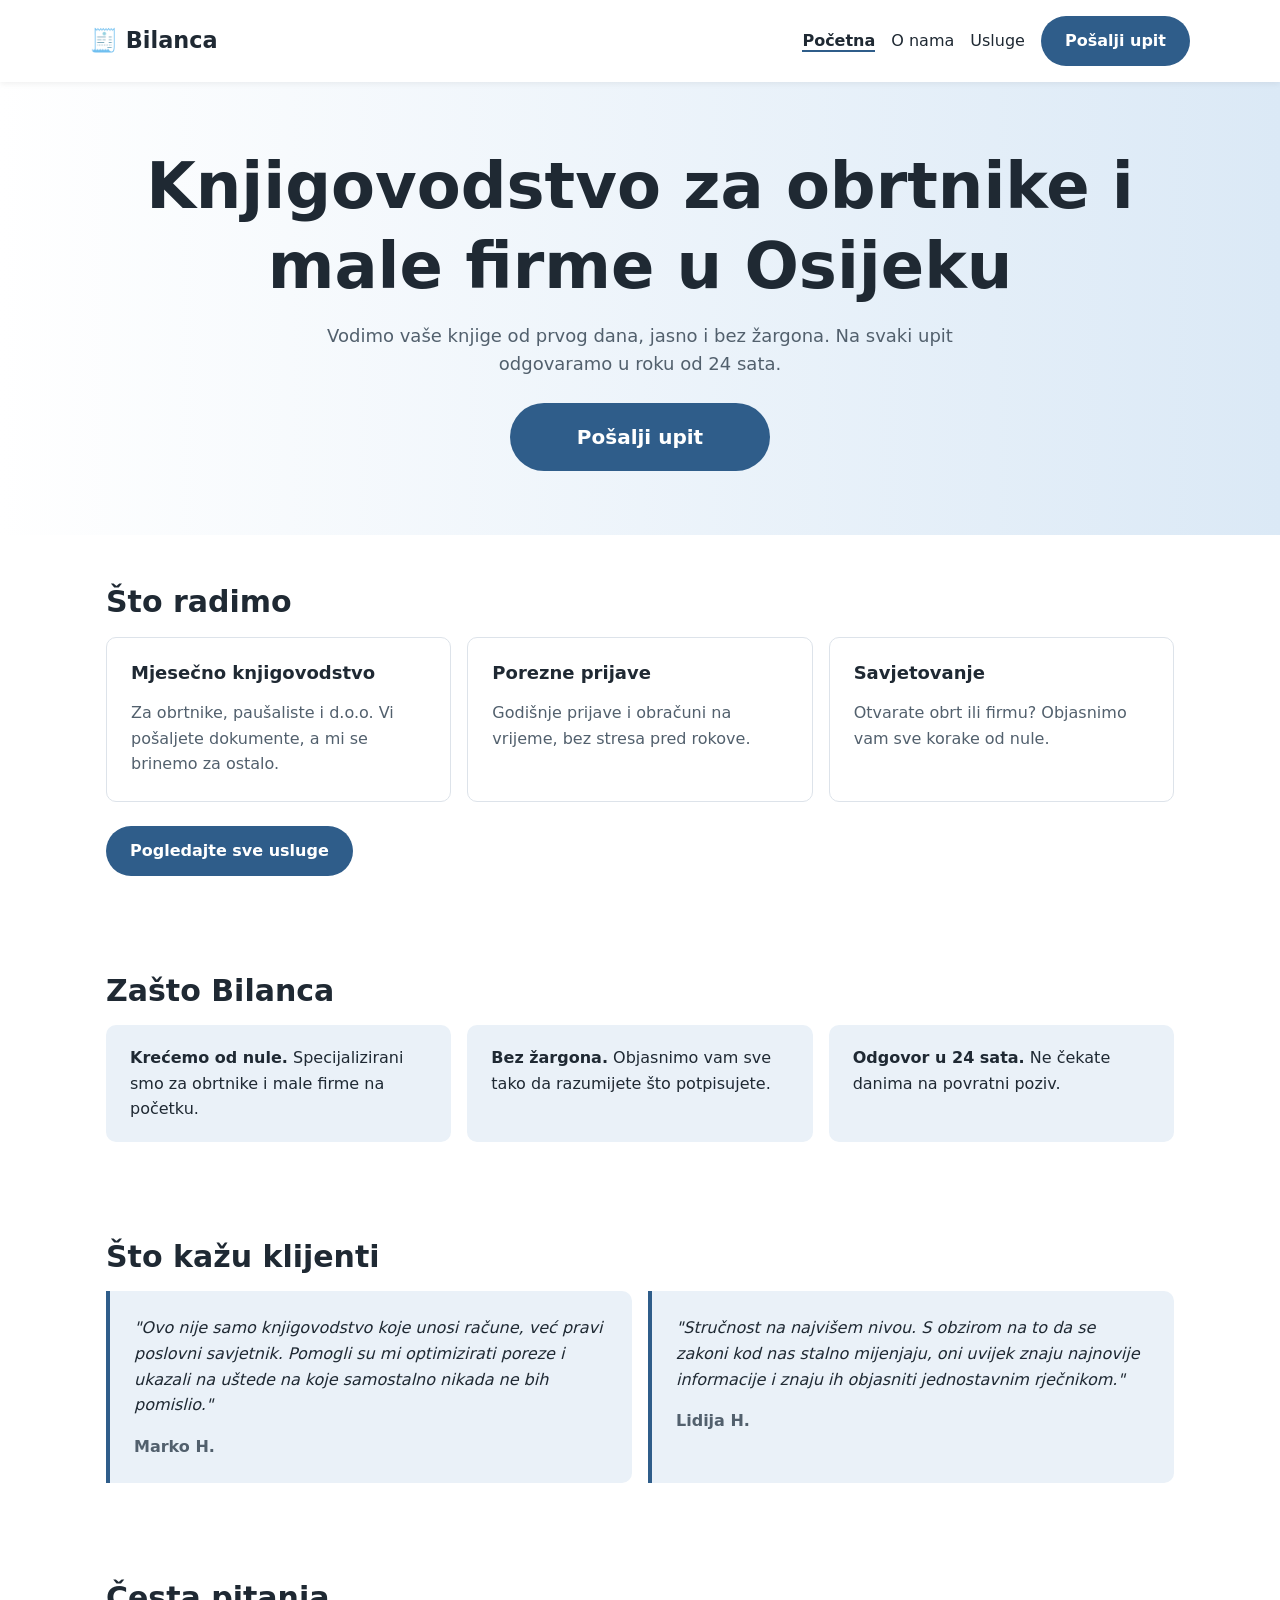
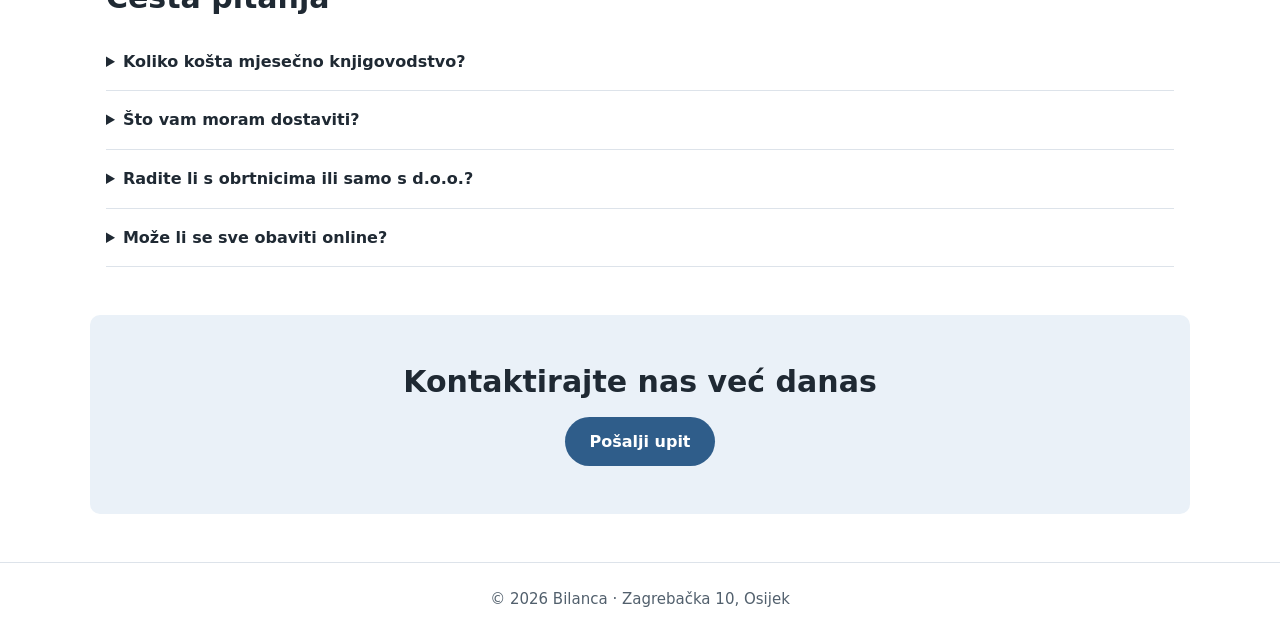
<file: index.html>
<!DOCTYPE html>
<html lang="hr">
<head>
  <meta charset="UTF-8">
  <meta name="viewport" content="width=device-width, initial-scale=1.0">
  <title>Bilanca – računovodstvo, Osijek</title>
  <meta name="description" content="Bilanca – računovodstvo, Osijek. Profesionalne usluge računovodstva i savjetovanja.">
  <link rel="stylesheet" href="style.css">
</head>
<body>
  <header>
    <a href="index.html" class="logo">🧾 Bilanca</a>
 <nav>
  <button class="hamburger" aria-label="Otvori izbornik" aria-expanded="false" aria-controls="izbornik">☰</button>
    <ul id="izbornik">
         <li><a href="index.html" aria-current="page">Početna</a></li>
        <li><a href="o-nama.html">O nama</a></li>
        <li><a href="usluge.html">Usluge</a></li>
        <li><a href="kontakt.html" class="btn">Pošalji upit</a></li>
    </ul>
</nav>
  </header>

  <main>

    <!-- 1. HERO: tko, za koga, što dalje -->
    <section class="hero">
      <h1>Knjigovodstvo za obrtnike i male firme u Osijeku</h1>
      <p>Vodimo vaše knjige od prvog dana, jasno i bez žargona. Na svaki upit odgovaramo u roku od 24 sata.</p>
      <a href="kontakt.html" class="btn">Pošalji upit</a>
    </section>

    <!-- 2. USLUGE: kratki pregled, detalji su na usluge.html -->
    <section class="usluge-pregled">
      <h2>Što radimo</h2>
      <div class="kartice">
        <article class="kartica">
          <h3>Mjesečno knjigovodstvo</h3>
          <p>Za obrtnike, paušaliste i d.o.o. Vi pošaljete dokumente, a mi se brinemo za ostalo.</p>
        </article>
        <article class="kartica">
          <h3>Porezne prijave</h3>
          <p>Godišnje prijave i obračuni na vrijeme, bez stresa pred rokove.</p>
        </article>
        <article class="kartica">
          <h3>Savjetovanje</h3>
          <p>Otvarate obrt ili firmu? Objasnimo vam sve korake od nule.</p>
        </article>
      </div>
      <a href="usluge.html" class="btn">Pogledajte sve usluge </a>
    </section>

    <!-- 3. ZAŠTO MI: Martinin USP -->
    <section class="zasto">
      <h2>Zašto Bilanca</h2>
      <ul>
        <li><strong>Krećemo od nule.</strong> Specijalizirani smo za obrtnike i male firme na početku.</li>
        <li><strong>Bez žargona.</strong> Objasnimo vam sve tako da razumijete što potpisujete.</li>
        <li><strong>Odgovor u 24 sata.</strong> Ne čekate danima na povratni poziv.</li>
      </ul>
    </section>

    <!-- 4. RECENZIJE: samo prave, s Facebooka (stižu od Martine do 2. 11.) -->
    <section class="recenzije">
      <h2>Što kažu klijenti</h2>
      <blockquote>
        <p>"Ovo nije samo knjigovodstvo koje unosi račune, već pravi poslovni savjetnik. Pomogli su mi optimizirati poreze i ukazali na uštede na koje samostalno nikada ne bih pomislio."</p>
        <cite>Marko H.</cite>
      </blockquote>
      <blockquote>
        <p>"Stručnost na najvišem nivou. S obzirom na to da se zakoni kod nas stalno mijenjaju, oni uvijek znaju najnovije informacije i znaju ih objasniti jednostavnim rječnikom."</p>
        <cite>Lidija H.</cite>
      </blockquote>
    </section>

    <!-- 5. ČESTA PITANJA: odgovore potvrđuje Martina -->
    <section class="faq">
      <h2>Česta pitanja</h2>
      <details>
        <summary>Koliko košta mjesečno knjigovodstvo?</summary>
        <p>Cijena ovisi o vrsti poslovanja i broju dokumenata. Pošaljite upit i u roku od 24 sata dobivate ponudu.</p>
      </details>
      <details>
        <summary>Što vam moram dostaviti?</summary>
        <p>Izlazne račune, bankovne izvještaje, ulazne račune/troškove i rješenje o otvaranju.</p>
      </details>
      <details>
        <summary>Radite li s obrtnicima ili samo s d.o.o.?</summary>
        <p>Radimo s obrtnicima, paušalistima i malim d.o.o.</p>
      </details>
      <details>
        <summary>Može li se sve obaviti online?</summary>
        <p>Naravno, sve usluge možemo obaviti online.</p>
      </details>
    </section>

    <section class="pravila">
      <h2>Kontaktirajte nas već danas</h2>
      <a href="kontakt.html" class="btn">Pošalji upit</a>
    </section>
  </main>

  <footer>
    <p>© 2026 Bilanca · Zagrebačka 10, Osijek</p>
  </footer>
  <script src="script.js"></script>
</body>
</html>
</file>
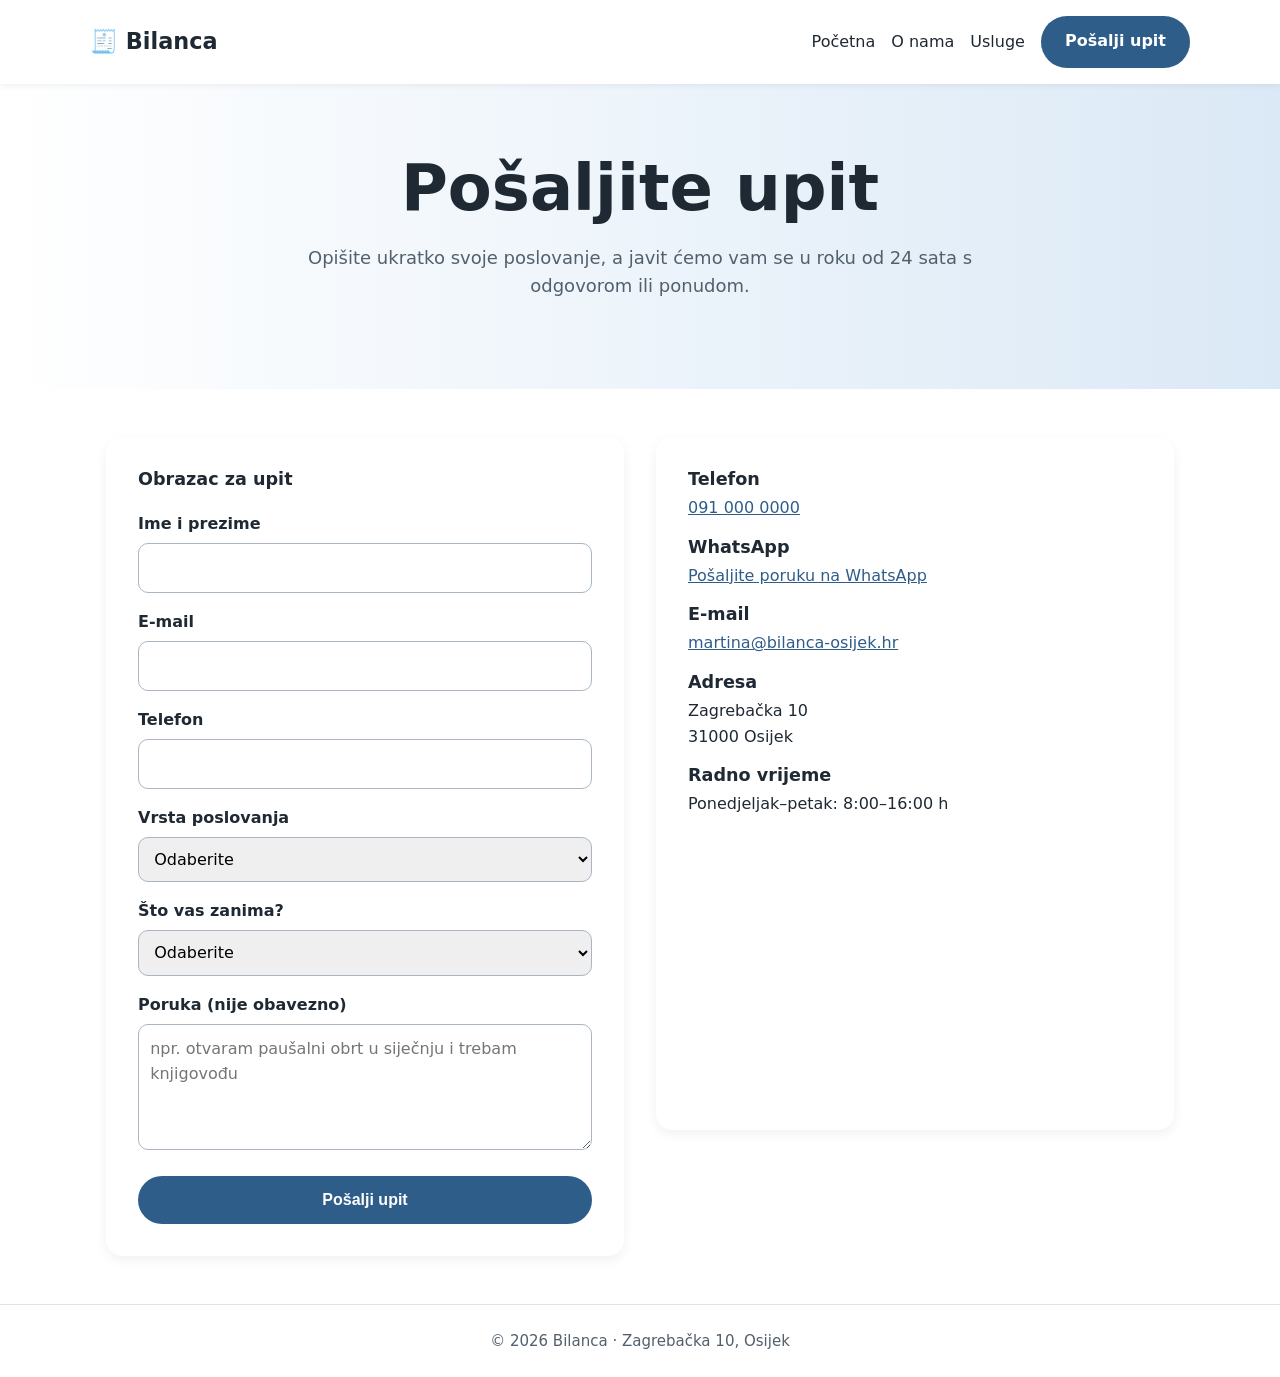
<file: kontakt.html>
<!DOCTYPE html>
<html lang="hr">
<head>
  <meta charset="UTF-8">
  <meta name="viewport" content="width=device-width, initial-scale=1.0">
  <title>Kontakt – pošaljite upit | Bilanca, računovodstvo Osijek</title>
  <meta name="description" content="Pošaljite upit računovodstvenom uredu Bilanca u Osijeku. Odgovaramo u roku od 24 sata. Obrazac, telefon, e-mail, WhatsApp i karta.">
  <link rel="stylesheet" href="style.css">
</head>
<body>
  <header>
    <a href="index.html" class="logo">🧾 Bilanca</a>
 <nav>
  <button class="hamburger" aria-label="Otvori izbornik" aria-expanded="false" aria-controls="izbornik">☰</button>
    <ul id="izbornik">
        <li><a href="index.html">Početna</a></li>
        <li><a href="o-nama.html">O nama</a></li>
        <li><a href="usluge.html">Usluge</a></li>
        <li><a href="kontakt.html" class="btn" aria-current="page">Pošalji upit</a></li>
    </ul>
</nav>
  </header>

  <main>

    <!-- 1. UVOD -->
    <section class="hero hero-mala">
      <h1>Pošaljite upit</h1>
      <p>Opišite ukratko svoje poslovanje, a javit ćemo vam se u roku od 24 sata s odgovorom ili ponudom.</p>
    </section>

    <!-- 2. OBRAZAC + PODACI -->
    <section class="kontakt">

      <!-- Formspree: zamijeni PRIMJER ID-om obrasca (upiti stižu na martina@bilanca-osijek.hr) -->
      <form class="obrazac" action="https://formspree.io/f/PRIMJER" method="POST">
        <h2>Obrazac za upit</h2>
        <input type="hidden" name="_subject" value="Novi upit s weba – Bilanca">

        <label for="ime">Ime i prezime</label>
        <input type="text" id="ime" name="ime" required autocomplete="name">

        <label for="email">E-mail</label>
        <input type="email" id="email" name="email" required autocomplete="email">

        <label for="telefon">Telefon</label>
        <input type="tel" id="telefon" name="telefon" required autocomplete="tel">

        <label for="poslovanje">Vrsta poslovanja</label>
        <select id="poslovanje" name="poslovanje" required>
          <option value="">Odaberite</option>
          <option>Paušalni obrt</option>
          <option>Obrt na dohodak</option>
          <option>d.o.o. / j.d.o.o.</option>
          <option>Tek otvaram obrt ili firmu</option>
          <option>Nisam siguran/sigurna</option>
        </select>

        <label for="usluga">Što vas zanima?</label>
        <select id="usluga" name="usluga" required>
          <option value="">Odaberite</option>
          <option>Mjesečno knjigovodstvo</option>
          <option>Porezne prijave</option>
          <option>Savjetovanje</option>
          <option>Nešto drugo</option>
        </select>

        <label for="poruka">Poruka (nije obavezno)</label>
        <textarea id="poruka" name="poruka" rows="4" placeholder="npr. otvaram paušalni obrt u siječnju i trebam knjigovođu"></textarea>

        <!-- zaštita od spama: ljudi ovo polje ne vide -->
        <input type="text" name="_gotcha" class="skriveno" tabindex="-1" autocomplete="off">

        <button type="submit" class="btn">Pošalji upit</button>
      </form>

      <div class="info">
        <h2>Telefon</h2>
        <p><a href="tel:+385910000000">091 000 0000</a></p>

        <h2>WhatsApp</h2>
        <p><a href="https://wa.me/385910000000">Pošaljite poruku na WhatsApp</a></p>

        <h2>E-mail</h2>
        <p><a href="mailto:martina@bilanca-osijek.hr">martina@bilanca-osijek.hr</a></p>

        <h2>Adresa</h2>
        <p>Zagrebačka 10<br>31000 Osijek</p>

        <h2>Radno vrijeme</h2>
        <p> Ponedjeljak–petak: 8:00–16:00 h</p>

        <iframe
          src="https://www.google.com/maps?q=Osijek&output=embed"
          title="Karta: ured Bilanca, Osijek"
          loading="lazy"></iframe>
      </div>

    </section>

  </main>

  <footer>
    <p>© 2026 Bilanca · Zagrebačka 10, Osijek</p>
  </footer>
  <script src="script.js"></script>
</body>
</html>
</file>
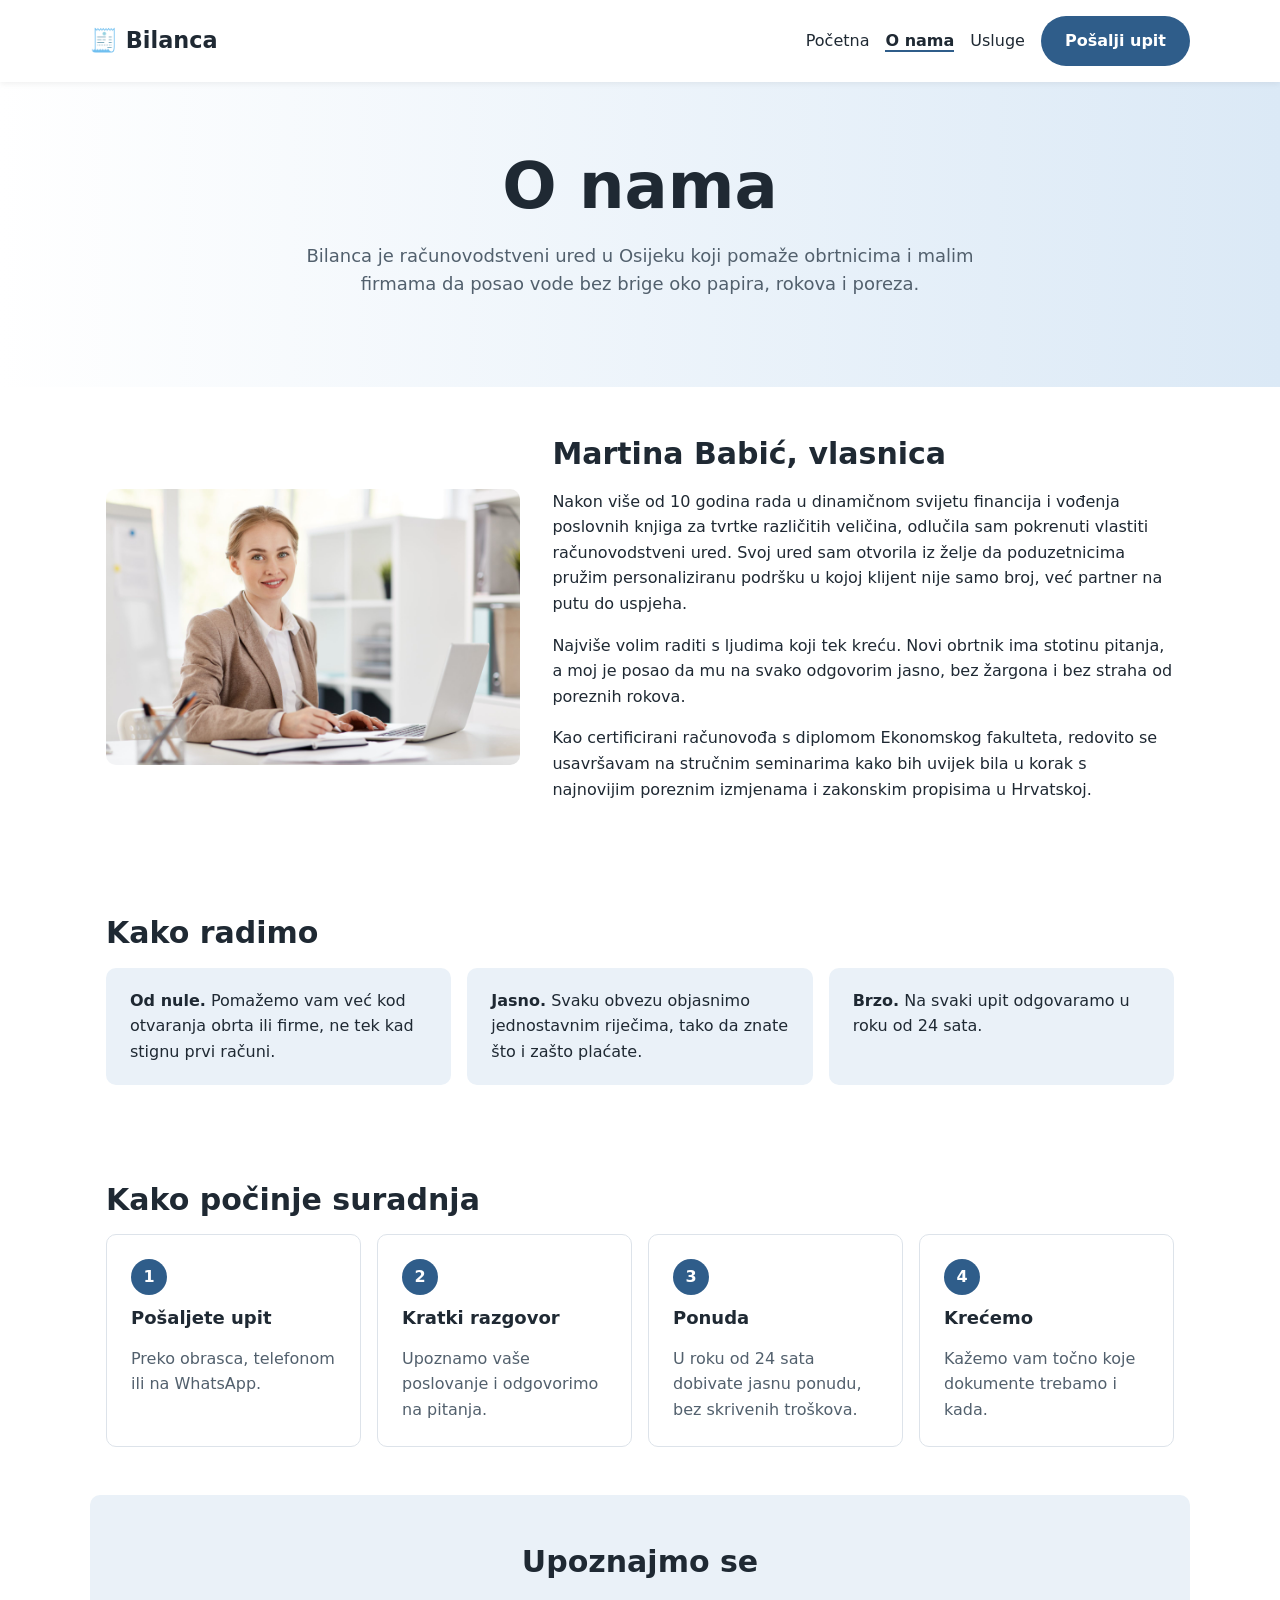
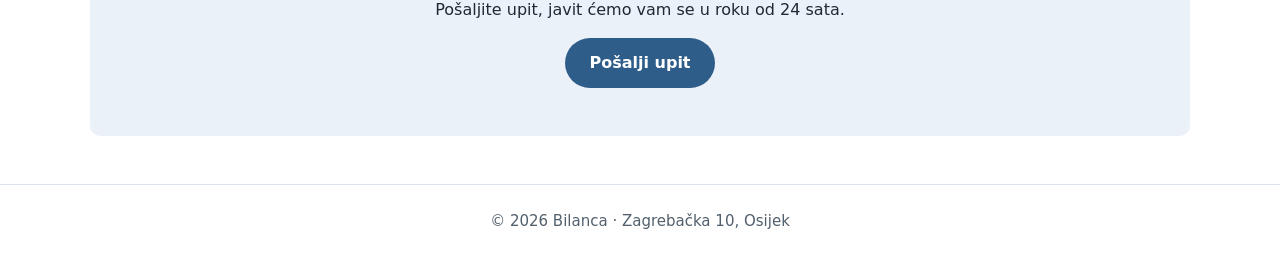
<file: o-nama.html>
<!DOCTYPE html>
<html lang="hr">
<head>
  <meta charset="UTF-8">
  <meta name="viewport" content="width=device-width, initial-scale=1.0">
  <title>O nama – Bilanca, računovodstvo Osijek</title>
  <meta name="description" content="Upoznajte Martinu Babić i ured Bilanca u Osijeku. Knjigovodstvo za obrtnike i male firme, jasno i bez žargona, uz odgovor u 24 sata.">
  <link rel="stylesheet" href="style.css">
</head>
<body>
  <header>
    <a href="index.html" class="logo">🧾 Bilanca</a>
 <nav>
  <button class="hamburger" aria-label="Otvori izbornik" aria-expanded="false" aria-controls="izbornik">☰</button>
    <ul id="izbornik">
        <li><a href="index.html">Početna</a></li>
        <li><a href="o-nama.html" aria-current="page">O nama</a></li>
        <li><a href="usluge.html">Usluge</a></li>
        <li><a href="kontakt.html" class="btn">Pošalji upit</a></li>
    </ul>
</nav>
  </header>

  <main>

    <!-- 1. UVOD -->
    <section class="hero">
      <h1>O nama</h1>
      <p>Bilanca je računovodstveni ured u Osijeku koji pomaže obrtnicima i malim firmama da posao vode bez brige oko papira, rokova i poreza.</p>
    </section>

    <!-- 2. TKO STOJI IZA UREDA: fotografija + priča -->
    <section class="o-meni">
      <img src="slike/martina.jpg" alt="Martina Babić, vlasnica ureda Bilanca" width="480" height="600">
      <div>
        <h2>Martina Babić, vlasnica</h2>
        <p>Nakon više od 10 godina rada u dinamičnom svijetu financija i vođenja poslovnih knjiga za tvrtke različitih veličina, odlučila sam pokrenuti vlastiti računovodstveni ured. Svoj ured sam otvorila iz želje da poduzetnicima pružim personaliziranu podršku u kojoj klijent nije samo broj, već partner na putu do uspjeha.</p>
        <p>Najviše volim raditi s ljudima koji tek kreću. Novi obrtnik ima stotinu pitanja, a moj je posao da mu na svako odgovorim jasno, bez žargona i bez straha od poreznih rokova.</p>
        <p>Kao certificirani računovođa s diplomom Ekonomskog fakulteta, redovito se usavršavam na stručnim seminarima kako bih uvijek bila u korak s najnovijim poreznim izmjenama i zakonskim propisima u Hrvatskoj.</p>
      </div>
    </section>

    <!-- 3. KAKO RADIMO: vrijednosti (isti izgled kao "Zašto Bilanca") -->
    <section class="zasto">
      <h2>Kako radimo</h2>
      <ul>
        <li><strong>Od nule.</strong> Pomažemo vam već kod otvaranja obrta ili firme, ne tek kad stignu prvi računi.</li>
        <li><strong>Jasno.</strong> Svaku obvezu objasnimo jednostavnim riječima, tako da znate što i zašto plaćate.</li>
        <li><strong>Brzo.</strong> Na svaki upit odgovaramo u roku od 24 sata.</li>
      </ul>
    </section>

    <!-- 4. KAKO IZGLEDA SURADNJA: koraci -->
    <section class="suradnja">
      <h2>Kako počinje suradnja</h2>
      <ol class="koraci">
        <li>
          <h3>Pošaljete upit</h3>
          <p>Preko obrasca, telefonom ili na WhatsApp.</p>
        </li>
        <li>
          <h3>Kratki razgovor</h3>
          <p>Upoznamo vaše poslovanje i odgovorimo na pitanja.</p>
        </li>
        <li>
          <h3>Ponuda</h3>
          <p>U roku od 24 sata dobivate jasnu ponudu, bez skrivenih troškova.</p>
        </li>
        <li>
          <h3>Krećemo</h3>
          <p>Kažemo vam točno koje dokumente trebamo i kada.</p>
        </li>
      </ol>
    </section>

    <!-- 5. POZIV NA DNU -->
    <section class="pravila">
      <h2>Upoznajmo se</h2>
      <p>Pošaljite upit, javit ćemo vam se u roku od 24 sata.</p>
      <a href="kontakt.html" class="btn">Pošalji upit</a>
    </section>

  </main>

  <footer>
    <p>© 2026 Bilanca · Zagrebačka 10, Osijek</p>
  </footer>
  <script src="script.js"></script>
</body>
</html>
</file>
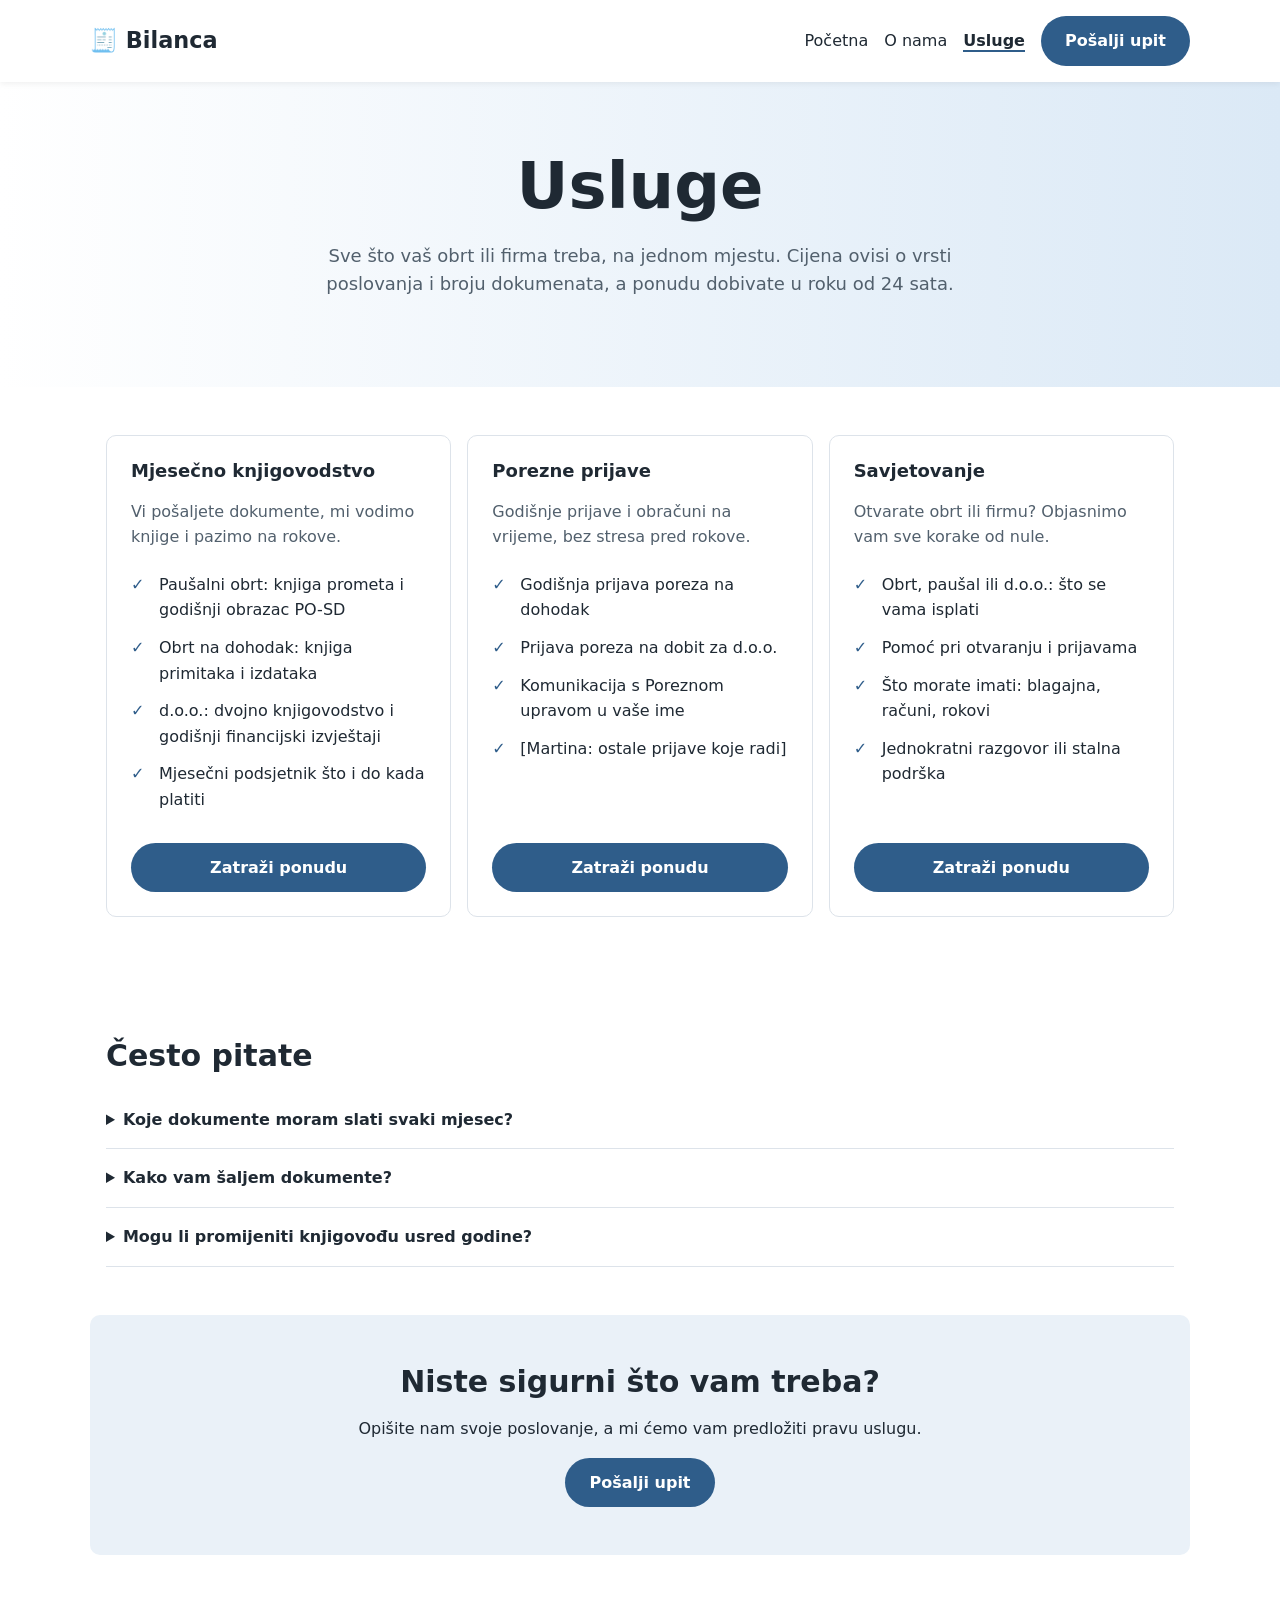
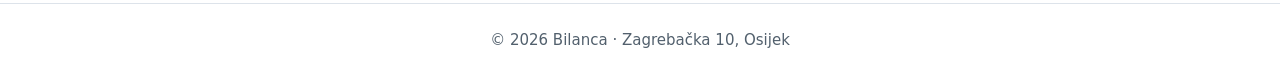
<file: usluge.html>
<!DOCTYPE html>
<html lang="hr">
<head>
  <meta charset="UTF-8">
  <meta name="viewport" content="width=device-width, initial-scale=1.0">
  <title>Usluge – knjigovodstvo, porezi i savjetovanje | Bilanca, Osijek</title>
  <meta name="description" content="Mjesečno knjigovodstvo za paušaliste, obrtnike i d.o.o., porezne prijave i savjetovanje pri otvaranju obrta ili firme. Ponuda u roku od 24 sata.">
  <link rel="stylesheet" href="style.css">
</head>
<body>
  <header>
    <a href="index.html" class="logo">🧾 Bilanca</a>
 <nav>
  <button class="hamburger" aria-label="Otvori izbornik" aria-expanded="false" aria-controls="izbornik">☰</button>
    <ul id="izbornik">
        <li><a href="index.html">Početna</a></li>
        <li><a href="o-nama.html">O nama</a></li>
        <li><a href="usluge.html" aria-current="page">Usluge</a></li>
        <li><a href="kontakt.html" class="btn">Pošalji upit</a></li>
    </ul>
</nav>
  </header>

  <main>

    <!-- 1. UVOD -->
    <section class="hero hero-mala">
      <h1>Usluge</h1>
      <p>Sve što vaš obrt ili firma treba, na jednom mjestu. Cijena ovisi o vrsti poslovanja i broju dokumenata, a ponudu dobivate u roku od 24 sata.</p>
    </section>

    <!-- 2. PAKETI USLUGA -->
    <section class="paketi">
      <h2 class="vizualno-skriveno">Popis usluga</h2>
      <div class="kartice">

        <article class="kartica paket">
          <h3>Mjesečno knjigovodstvo</h3>
          <p>Vi pošaljete dokumente, mi vodimo knjige i pazimo na rokove.</p>
          <ul>
            <li>Paušalni obrt: knjiga prometa i godišnji obrazac PO-SD</li>
            <li>Obrt na dohodak: knjiga primitaka i izdataka</li>
            <li>d.o.o.: dvojno knjigovodstvo i godišnji financijski izvještaji</li>
            <li>Mjesečni podsjetnik što i do kada platiti</li>
          </ul>
          <a href="kontakt.html" class="btn">Zatraži ponudu</a>
        </article>

        <article class="kartica paket">
          <h3>Porezne prijave</h3>
          <p>Godišnje prijave i obračuni na vrijeme, bez stresa pred rokove.</p>
          <ul>
            <li>Godišnja prijava poreza na dohodak</li>
            <li>Prijava poreza na dobit za d.o.o.</li>
            <li>Komunikacija s Poreznom upravom u vaše ime</li>
            <li>[Martina: ostale prijave koje radi]</li>
          </ul>
          <a href="kontakt.html" class="btn">Zatraži ponudu</a>
        </article>

        <article class="kartica paket">
          <h3>Savjetovanje</h3>
          <p>Otvarate obrt ili firmu? Objasnimo vam sve korake od nule.</p>
          <ul>
            <li>Obrt, paušal ili d.o.o.: što se vama isplati</li>
            <li>Pomoć pri otvaranju i prijavama</li>
            <li>Što morate imati: blagajna, računi, rokovi</li>
            <li>Jednokratni razgovor ili stalna podrška</li>
          </ul>
          <a href="kontakt.html" class="btn">Zatraži ponudu</a>
        </article>

      </div>
    </section>

    <!-- 3. ŠTO TREBATE DOSTAVITI (najčešće pitanje klijenata) -->
    <section class="faq">
      <h2>Često pitate</h2>
      <details>
        <summary>Koje dokumente moram slati svaki mjesec?</summary>
        <p>Izlazne račune, bankovne izvještaje, ulazne račune/troškove i rješenje o otvaranju.</p>
      </details>
      <details>
        <summary>Kako vam šaljem dokumente?</summary>
        <p>E-mail ili pošta.</p>
      </details>
      <details>
        <summary>Mogu li promijeniti knjigovođu usred godine?</summary>
        <p>Da, možete promijeniti knjigovođu usred godine. Kontaktirajte nas i dogovorit ćemo se o prijelazu.</p>
      </details>
    </section>

    <!-- 4. POZIV NA DNU -->
    <section class="pravila">
      <h2>Niste sigurni što vam treba?</h2>
      <p>Opišite nam svoje poslovanje, a mi ćemo vam predložiti pravu uslugu.</p>
      <a href="kontakt.html" class="btn">Pošalji upit</a>
    </section>

  </main>

  <footer>
    <p>© 2026 Bilanca · Zagrebačka 10, Osijek</p>
  </footer>
  <script src="script.js"></script>
</body>
</html>
</file>
<file: style.css>
/* =========================================
   BILANCA – stilovi
   Mirno: bijela, nježna plava, siva
   ========================================= */

/* ===== 1. VARIJABLE ===== */
:root {
  --plava: #2f5d8a;          /* glavna boja: gumbi, linkovi */
  --plava-tamna: #234869;    /* hover na gumbima */
  --plava-svijetla: #eaf1f8; /* pozadine sekcija */
  --tekst: #1f2933;          /* glavni tekst */
  --siva: #52606d;           /* sporedni tekst */
  --linija: #dde3ea;         /* rubovi i crte */
  --bijela: #ffffff;

  --font: system-ui, -apple-system, "Segoe UI", Roboto, sans-serif;
  --sirina: 1100px;
  --radius: 10px;
}

/* ===== 2. OSNOVA ===== */
*, *::before, *::after { box-sizing: border-box; }

body {
  margin: 0;
  font-family: var(--font);
  font-size: 1rem;           /* 16 px */
  line-height: 1.6;
  color: var(--tekst);
  background: var(--bijela);
}

h1, h2, h3 { line-height: 1.25; margin: 0 0 16px; }
h1 { font-size: 2rem; }
h2 { font-size: 1.5rem; }
h3 { font-size: 1.125rem; }
p  { margin: 0 0 16px; }

a { color: var(--plava); }

a:focus-visible,
button:focus-visible,
summary:focus-visible {
  outline: 3px solid var(--plava);
  outline-offset: 3px;
  border-radius: 4px;
}

/* sve sekcije u mainu: isti razmaci i širina */
main section {
  max-width: var(--sirina);
  margin: 0 auto;
  padding: 48px 16px;
}

/* ===== 3. GUMB ===== */
.btn {
  display: inline-block;
  padding: 12px 24px;
  min-height: 48px;          /* dovoljno velik za prst */
  background: var(--plava);
  color: var(--bijela);
  text-decoration: none;
  font-weight: 600;
  border: 0;
  border-radius: 999px;
  cursor: pointer;
}
.btn:hover { background: var(--plava-tamna); }

/* ===== 4. HEADER (kao Šapica) ===== */
header {
  position: sticky;
  top: 0;
  z-index: 10;
  display: flex;
  justify-content: space-between;
  align-items: center;
  flex-wrap: wrap;
  gap: 1rem;
  padding: 1rem max(1.5rem, calc((100% - 1100px) / 2));
  background: white;
  box-shadow: 0 2px 6px rgba(0,0,0,.06);
}

.logo { font-weight: 700; font-size: 1.4rem; text-decoration: none; color: var(--tekst); }

nav { display: flex; flex-wrap: wrap; gap: 1rem; align-items: center; }
nav a { text-decoration: none; color: var(--tekst); }
nav a:hover { color: var(--plava); }

/* gumb Kontakt u izborniku ostaje bijeli tekst na plavom */
nav a.btn,
nav a.btn:hover { color: var(--bijela); }

/* trenutna stranica u izborniku */
nav a[aria-current="page"] {
  font-weight: 700;
  border-bottom: 2px solid var(--plava);
}

/* izbornik: na računalu linkovi u jednom redu */
nav ul {
  list-style: none;
  display: flex;
  align-items: center;
  gap: 1rem;
  margin: 0;
  padding: 0;
}

/* na računalu se gumb ☰ ne prikazuje */
.hamburger {
  display: none;
  background: none;
  border: 0;
  font-size: 2rem;
  cursor: pointer;
}

/* mobitel: zaslon uži od 700px */
@media (max-width: 700px) {
  .hamburger { display: block; }

  nav ul {
    display: none;            /* linkovi su skriveni */
    flex-direction: column;   /* jedan ispod drugoga */
    width: 100%;
  }

  nav ul.otvoren { display: flex; }  /* prikažu se kad JS doda klasu */

  nav { flex-wrap: wrap; }
}

/* ===== 5. HERO ===== */
main .hero {
  max-width: none;               /* pozadina ide od ruba do ruba ekrana */
  padding: 64px max(16px, calc((100% - 1100px) / 2));
  text-align: center;

  /* gradijent: bijela → svijetloplava → bijela, širi od ekrana */
  background: linear-gradient(90deg, #ffffff, #dbe9f6, #ffffff, #dbe9f6);
  background-size: 300% 100%;
  animation: hero-val 12s ease-in-out infinite alternate;
}

/* pomiče gradijent s lijeva na desno */
@keyframes hero-val {
  from { background-position: 0% 50%; }
  to   { background-position: 100% 50%; }
}

/* poštuje korisnike kojima pokreti smetaju (postavka u sustavu) */
@media (prefers-reduced-motion: reduce) {
  main .hero { animation: none; }
}

.hero h1 {
  font-size: clamp(2.5rem, 6vw, 4rem);
}
.hero p {
  font-size: 1.125rem;
  color: var(--siva);
  max-width: 60ch;
  margin: 0 auto 24px;
}

/* veći gumb samo u heroju */
.hero .btn {
  font-size: 1.25rem;          /* veći tekst (inače 1rem) */
  padding: 18px 56px;          /* viši i širi (inače 12px 24px) */
  min-width: 260px;            /* nikad uži od 260 px */
}

/* ===== 6. USLUGE – KARTICE ===== */
.kartice {
  display: grid;
  gap: 16px;
  margin-bottom: 24px;
}
.kartica {
  padding: 24px;
  background: var(--bijela);
  border: 1px solid var(--linija);
  border-radius: var(--radius);
}
.kartica p { color: var(--siva); margin: 0; }

/* ===== 7. ZAŠTO BILANCA ===== */
.zasto ul {
  list-style: none;
  padding: 0;
  margin: 0;
  display: grid;
  gap: 16px;
}
.zasto li {
  padding: 20px 24px;
  background: var(--plava-svijetla);
  border-radius: var(--radius);
}

/* ===== 8. RECENZIJE ===== */
.recenzije {
  display: grid;
  gap: 16px;
}
.recenzije h2 { margin-bottom: 0; }
.recenzije blockquote {
  margin: 0;
  padding: 24px;
  border-left: 4px solid var(--plava);
  background: var(--plava-svijetla);
  border-radius: 0 var(--radius) var(--radius) 0;
}
.recenzije blockquote p { font-style: italic; }
.recenzije cite {
  font-style: normal;
  font-weight: 600;
  color: var(--siva);
}

/* ===== 9. ČESTA PITANJA ===== */
.faq details {
  border-bottom: 1px solid var(--linija);
  padding: 16px 0;
}
.faq summary {
  font-weight: 600;
  cursor: pointer;
}
.faq details p {
  margin: 12px 0 0;
  color: var(--siva);
}

/* ===== 10. POZIV NA DNU ===== */
main .pravila {
  text-align: center;
  background: var(--plava-svijetla);
  border-radius: var(--radius);
  margin-bottom: 48px;
}

/* ===== 11. FOOTER ===== */
footer {
  padding: 24px 16px;
  text-align: center;
  color: var(--siva);
  border-top: 1px solid var(--linija);
  font-size: 0.9375rem;
}
footer p { margin: 0; }

/* ===== 12. VEĆI EKRANI (tablet i računalo) ===== */
@media (min-width: 768px) {
  h1 { font-size: 2.75rem; }
  h2 { font-size: 1.875rem; }

  .kartice { grid-template-columns: repeat(3, 1fr); }
  .zasto ul { grid-template-columns: repeat(3, 1fr); }
  .recenzije { grid-template-columns: 1fr 1fr; }
  .recenzije h2 { grid-column: 1 / -1; }   /* naslov preko cijele širine */
}

/* ===== 13. O NAMA – fotografija i tekst ===== */
.o-meni {
  display: grid;
  gap: 32px;
  align-items: center;
}
.o-meni img {
  width: 100%;
  max-width: 420px;
  height: auto;
  border-radius: var(--radius);
  background: var(--plava-svijetla);
}

/* ===== 14. KORACI SURADNJE ===== */
.koraci {
  list-style: none;
  counter-reset: korak;
  padding: 0;
  margin: 0;
  display: grid;
  gap: 16px;
}
.koraci li {
  counter-increment: korak;
  padding: 24px;
  border: 1px solid var(--linija);
  border-radius: var(--radius);
}
.koraci li::before {
  content: counter(korak);
  display: inline-grid;
  place-items: center;
  width: 36px;
  height: 36px;
  margin-bottom: 12px;
  border-radius: 50%;
  background: var(--plava);
  color: var(--bijela);
  font-weight: 700;
}
.koraci p { margin: 0; color: var(--siva); }

@media (min-width: 768px) {
  .o-meni { grid-template-columns: 2fr 3fr; }
  .koraci { grid-template-columns: repeat(4, 1fr); }
}


/* ===== 15. USLUGE – paketi ===== */
.paket {
  display: flex;
  flex-direction: column;      /* sadržaj jedan ispod drugoga */
}
.paket ul {
  list-style: none;
  padding: 0;
  margin: 16px 0 24px;
}
.paket li {
  padding: 6px 0 6px 28px;
  position: relative;
}
.paket li::before {
  content: "✓";
  position: absolute;
  left: 0;
  color: var(--plava);
  font-weight: 700;
}
.paket .btn {
  margin-top: auto;            /* gumb uvijek na dnu kartice */
  text-align: center;
}

/* naslov vidljiv samo čitačima zaslona */
.vizualno-skriveno {
  position: absolute;
  width: 1px;
  height: 1px;
  overflow: hidden;
  clip: rect(0 0 0 0);
  white-space: nowrap;
}

/* ===== 16. KONTAKT (kao Šapica) ===== */
.kontakt {
  display: grid;
  grid-template-columns: repeat(auto-fit, minmax(300px, 1fr));
  gap: 2rem;
  align-items: start;
}
.obrazac, .info {
  background: var(--bijela);
  border-radius: 16px;
  padding: 2rem;
  box-shadow: 0 4px 12px rgba(0,0,0,.06);
}
.obrazac { display: flex; flex-direction: column; gap: .4rem; }
.obrazac h2, .info h2 { font-size: 1.1rem; margin: 1rem 0 .25rem; }
.obrazac h2:first-of-type, .info h2:first-child { margin-top: 0; }
.obrazac label { font-weight: 600; margin-top: .6rem; }
.obrazac input, .obrazac select, .obrazac textarea {
  font: inherit;
  padding: .7rem;
  border: 1px solid #a9b6c2;
  border-radius: 10px;
}
.obrazac input:focus, .obrazac select:focus, .obrazac textarea:focus {
  outline: 3px solid var(--plava-svijetla);
  border-color: var(--plava);
}
.obrazac .btn { margin-top: 1.2rem; font-size: 1rem; }

/* kvačica privole: kućica lijevo, tekst desno */
.obrazac .privola {
  display: flex;
  gap: .75rem;
  align-items: flex-start;
  font-weight: 400;
  font-size: .9375rem;
}
.obrazac .privola input {
  width: 22px;
  height: 22px;
  margin-top: 2px;
  flex-shrink: 0;
  accent-color: var(--plava);
}

.skriveno { display: none; }

.info p { margin-bottom: .5rem; }
.info iframe { width: 100%; height: 250px; border: 0; border-radius: 12px; margin-top: 1rem; }
</file>
